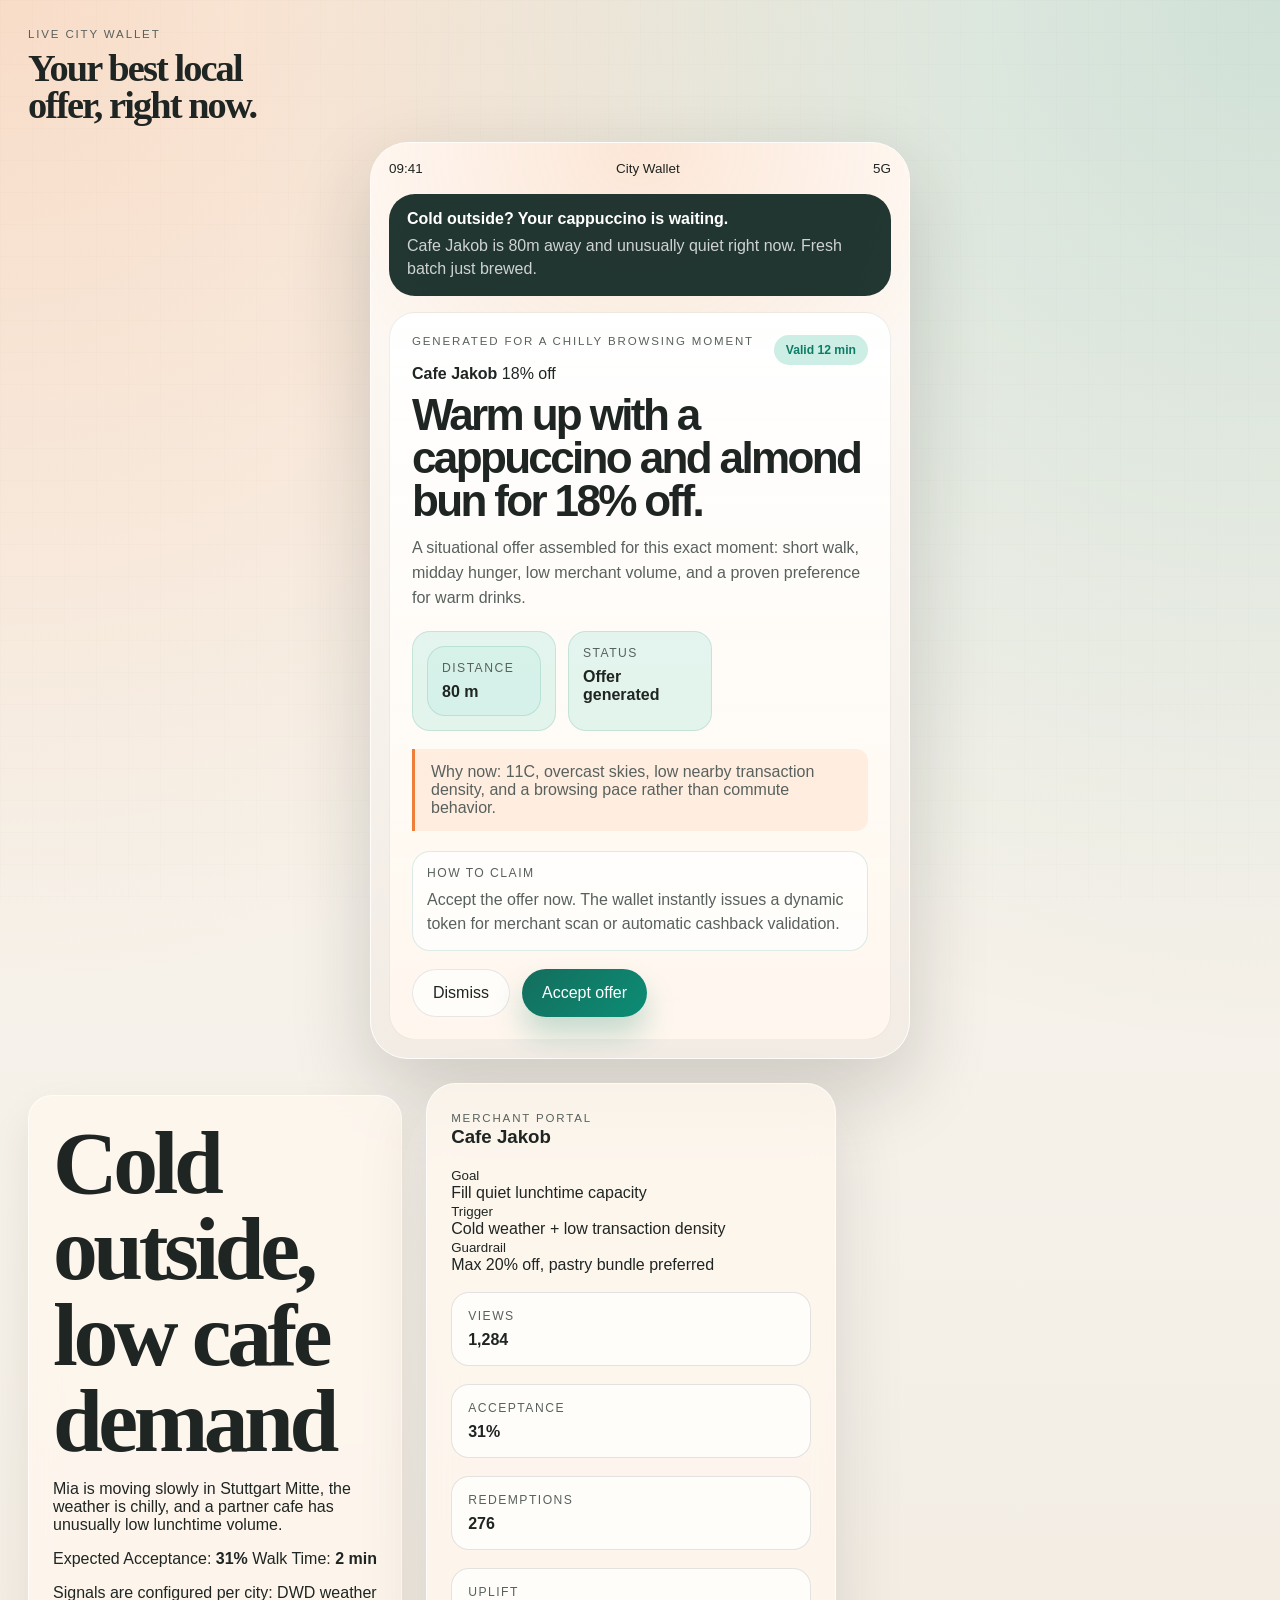
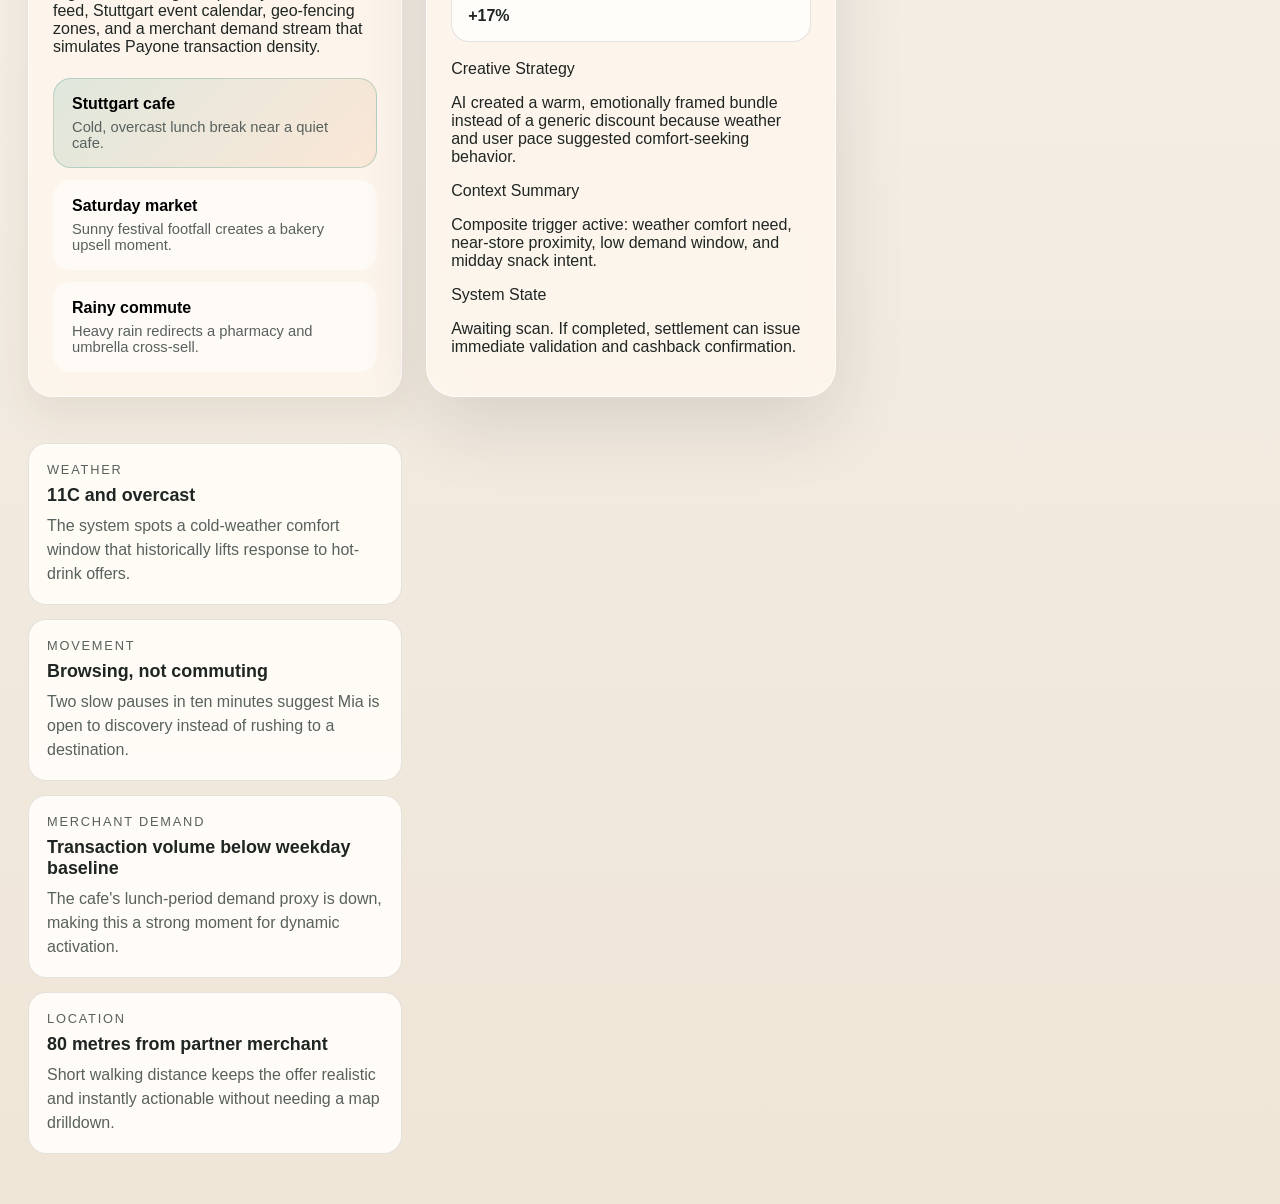
<file: index.html>
<!DOCTYPE html>
<html lang="en">
  <head>
    <meta charset="UTF-8" />
    <meta name="viewport" content="width=device-width, initial-scale=1.0" />
    <title>Generative City Wallet</title>
    <link rel="stylesheet" href="./styles.css?v=2" />
  </head>
  <body>
    <div class="page-shell">
      <main>
        <section class="product-hero">
          <section class="wallet-column featured-wallet" id="wallet">
            <div class="section-heading compact">
              <p class="eyebrow">Live city wallet</p>
              <h2>Your best local offer, right now.</h2>
            </div>
            <div class="phone-frame">
              <div class="phone-topbar">
                <span>09:41</span>
                <span>City Wallet</span>
                <span>5G</span>
              </div>

              <div class="wallet-notification" id="notificationCard"></div>

              <div class="offer-card" id="offerCard">
                <div class="offer-header">
                  <p class="offer-eyebrow" id="offerMood"></p>
                  <span class="offer-chip" id="offerExpiry"></span>
                </div>
                <div class="offer-brand-row">
                  <strong id="offerMerchant"></strong>
                  <span class="value-badge" id="offerValue"></span>
                </div>
                <h3 id="offerHeadline"></h3>
                <p class="offer-description" id="offerDescription"></p>
                <div class="claim-strip">
                  <div>
                    <div>
                      <span>Distance</span>
                      <strong id="offerDistanceDetail"></strong>
                    </div>
                  </div>
                  <div>
                    <span>Status</span>
                    <strong id="walletStatus">Offer generated</strong>
                  </div>
                </div>

                <div class="offer-reason" id="offerReason"></div>

                <div class="claim-banner">
                  <span class="claim-label">How to claim</span>
                  <p>
                    Accept the offer now. The wallet instantly issues a dynamic
                    token for merchant scan or automatic cashback validation.
                  </p>
                </div>

                <div class="offer-actions">
                  <button type="button" class="secondary" id="declineButton">Dismiss</button>
                  <button type="button" class="primary" id="acceptButton">Accept offer</button>
                </div>
              </div>

              <div class="checkout-flow hidden" id="checkoutFlow">
                <div class="flow-timeline">
                  <div class="flow-step active" id="stepIssue">
                    <span></span>
                    <strong>Issuing token</strong>
                  </div>
                  <div class="flow-step" id="stepScan">
                    <span></span>
                    <strong>Merchant scan</strong>
                  </div>
                  <div class="flow-step" id="stepSuccess">
                    <span></span>
                    <strong>Cashback posted</strong>
                  </div>
                </div>
              </div>

              <div class="token-card hidden" id="tokenCard">
                <div class="token-header">
                  <div>
                    <span class="token-label">Dynamic redemption token</span>
                    <h3 id="tokenMerchant"></h3>
                  </div>
                  <span class="token-status" id="tokenStatus">Ready to scan</span>
                </div>
                <div class="qr-shell" id="qrShell">
                  <div class="qr-grid" aria-hidden="true">
                    <span></span><span></span><span></span><span></span><span></span>
                    <span></span><span></span><span></span><span></span><span></span>
                    <span></span><span></span><span></span><span></span><span></span>
                    <span></span><span></span><span></span><span></span><span></span>
                    <span></span><span></span><span></span><span></span><span></span>
                  </div>
                </div>

                <div class="wallet-pass">
                  <div>
                    <span class="token-label">Wallet pass</span>
                    <strong id="passLabel">Payone instant redemption pass</strong>
                  </div>
                  <span class="pass-chip" id="passChip">Live</span>
                </div>

                <p id="tokenText"></p>

                <div class="scan-banner hidden" id="scanBanner">
                  <div class="scan-pulse"></div>
                  <div>
                    <span class="claim-label">Merchant terminal</span>
                    <p id="scanText">Scanning wallet pass and validating token.</p>
                  </div>
                </div>

                <div class="success-card hidden" id="successCard">
                  <div class="success-mark">Approved</div>
                  <h3 id="successHeadline">Cashback credited</h3>
                  <p id="successText">
                    Payment validated. Cashback is now back in Mia's wallet.
                  </p>
                  <div class="success-meta">
                    <div>
                      <span>Credit</span>
                      <strong id="successValue"></strong>
                    </div>
                    <div>
                      <span>Status</span>
                      <strong>Settled instantly</strong>
                    </div>
                  </div>
                </div>
              </div>

            </div> <!-- end phone-frame -->
          </section> <!-- end wallet-column -->

          <!-- Minimal placeholders required by app.js -->
          <section class="experience-grid">
            <div class="context-column">
              <div class="scenario-panel">
                <div class="context-hero-display">
                  <h1 id="heroContextTitle"></h1>
                  <p id="heroContextText"></p>
                  <div class="context-stats">
                    <span>Expected Acceptance: <strong id="heroAcceptance"></strong></span>
                    <span>Walk Time: <strong id="heroWalkTime"></strong></span>
                  </div>
                  <p class="config-summary" id="configText"></p>
                </div>
                <div class="scenario-tabs" id="scenarioTabs"></div>
              </div>
              <div class="context-stack" id="contextSignals"></div>
            </div>

            <aside class="merchant-column merchant-panel">
              <div class="panel-header">
                <span class="eyebrow">Merchant Portal</span>
                <h3 id="merchantName"></h3>
              </div>

              <div class="strategy-group">
                <div class="strategy-item"><small>Goal</small><div id="merchantGoal"></div></div>
                <div class="strategy-item"><small>Trigger</small><div id="merchantTrigger"></div></div>
                <div class="strategy-item"><small>Guardrail</small><div id="merchantGuardrail"></div></div>
              </div>

              <div class="perf-card">
                <span>Views</span>
                <strong id="perfViews"></strong>
              </div>
              <div class="perf-card">
                <span>Acceptance</span>
                <strong id="perfAcceptance"></strong>
              </div>
              <div class="perf-card">
                <span>Redemptions</span>
                <strong id="perfRedemption"></strong>
              </div>
              <div class="perf-card">
                <span>Uplift</span>
                <strong id="perfUplift"></strong>
              </div>

              <div class="merchant-meta">
                <label>Creative Strategy</label>
                <p id="generatedCampaign"></p>
                <label>Context Summary</label>
                <p id="merchantContextSummary"></p>
                <label>System State</label>
                <p id="merchantRedemptionState"></p>
              </div>
            </aside>
          </section>

        </section> <!-- end product-hero -->
      </main>
    </div> <!-- end page-shell -->
    
    <script src="./app.js" defer></script>
  </body>
</html>
</file>
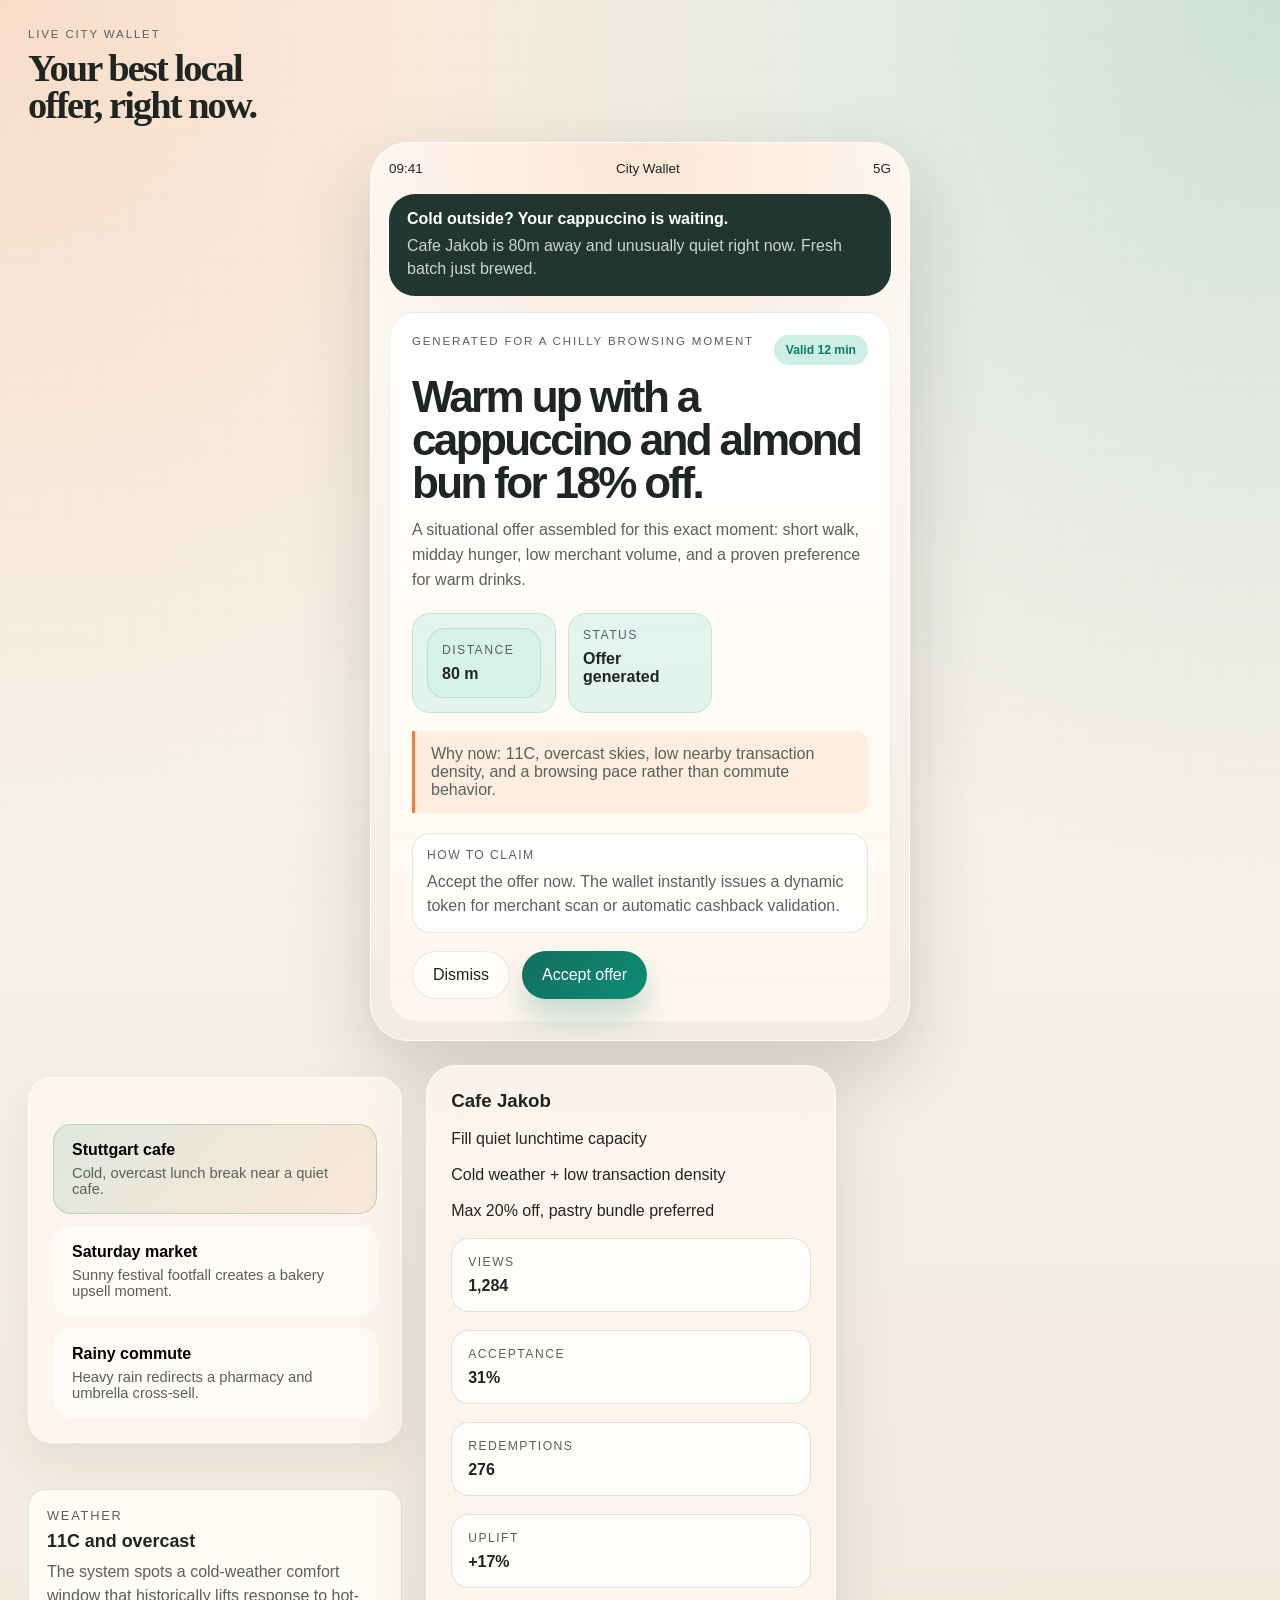
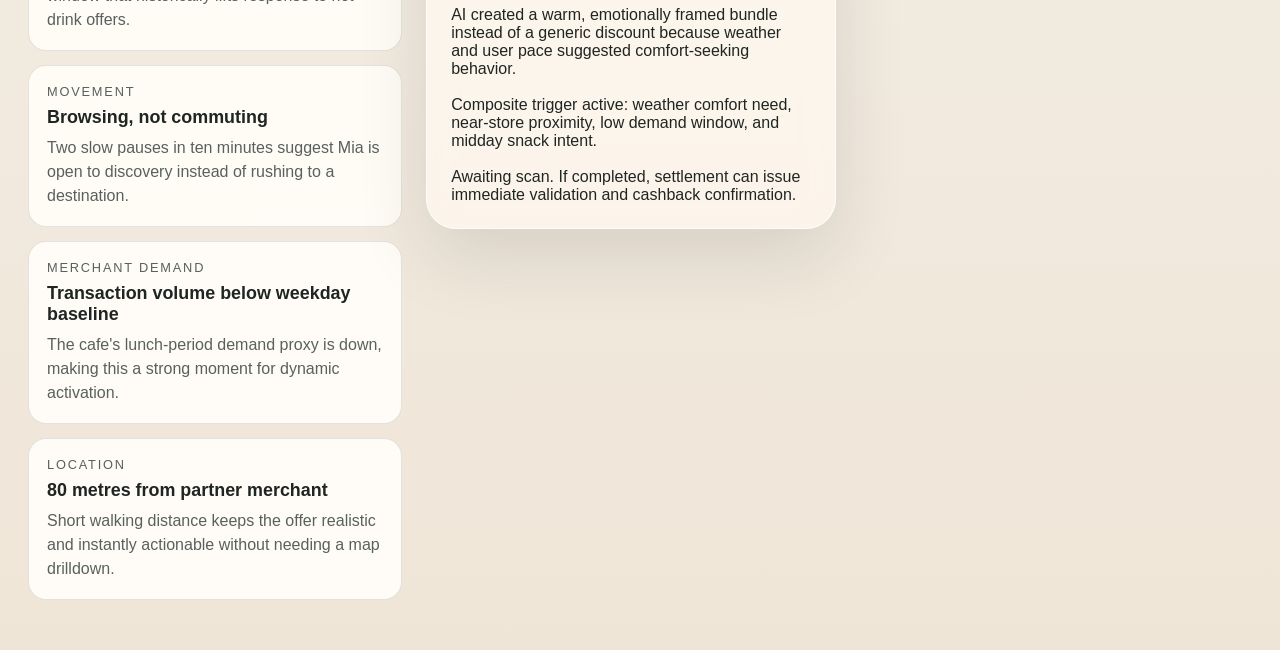
<file: city_wallet_demo/index.html>
<!DOCTYPE html>
<html lang="en">
  <head>
    <meta charset="UTF-8" />
    <meta name="viewport" content="width=device-width, initial-scale=1.0" />
    <title>Generative City Wallet</title>
    <link rel="stylesheet" href="./styles.css?v=2" />
  </head>
  <body>
    <div class="page-shell">
      <main>
        <section class="product-hero">
          <section class="wallet-column featured-wallet" id="wallet">
            <div class="section-heading compact">
              <p class="eyebrow">Live city wallet</p>
              <h2>Your best local offer, right now.</h2>
            </div>
            <div class="phone-frame">
              <div class="phone-topbar">
                <span>09:41</span>
                <span>City Wallet</span>
                <span>5G</span>
              </div>

              <div class="wallet-notification" id="notificationCard"></div>

              <div class="offer-card" id="offerCard">
                <div class="offer-header">
                  <p class="offer-eyebrow" id="offerMood"></p>
                  <span class="offer-chip" id="offerExpiry"></span>
                </div>
                <h3 id="offerHeadline"></h3>
                <p class="offer-description" id="offerDescription"></p>
                <div class="claim-strip">
                  <div>
                    <div>
                      <span>Distance</span>
                      <strong id="offerDistanceDetail"></strong>
                    </div>
                  </div>
                  <div>
                    <span>Status</span>
                    <strong id="walletStatus">Offer generated</strong>
                  </div>
                </div>

                <div class="offer-reason" id="offerReason"></div>

                <div class="claim-banner">
                  <span class="claim-label">How to claim</span>
                  <p>
                    Accept the offer now. The wallet instantly issues a dynamic
                    token for merchant scan or automatic cashback validation.
                  </p>
                </div>

                <div class="offer-actions">
                  <button type="button" class="secondary" id="declineButton" onclick="declineOfferFlow()">Dismiss</button>
                  <button type="button" class="primary" id="acceptButton" onclick="startRedemptionFlow()">Accept offer</button>
                </div>
              </div>

              <div class="checkout-flow hidden" id="checkoutFlow">
                <div class="flow-timeline">
                  <div class="flow-step active" id="stepIssue">
                    <span></span>
                    <strong>Issuing token</strong>
                  </div>
                  <div class="flow-step" id="stepScan">
                    <span></span>
                    <strong>Merchant scan</strong>
                  </div>
                  <div class="flow-step" id="stepSuccess">
                    <span></span>
                    <strong>Cashback posted</strong>
                  </div>
                </div>
              </div>

              <div class="token-card hidden" id="tokenCard">
                <div class="token-header">
                  <div>
                    <span class="token-label">Dynamic redemption token</span>
                    <h3 id="tokenMerchant"></h3>
                  </div>
                  <span class="token-status" id="tokenStatus">Ready to scan</span>
                </div>
                <div class="qr-shell" id="qrShell">
                  <div class="qr-grid" aria-hidden="true">
                    <span></span><span></span><span></span><span></span><span></span>
                    <span></span><span></span><span></span><span></span><span></span>
                    <span></span><span></span><span></span><span></span><span></span>
                    <span></span><span></span><span></span><span></span><span></span>
                    <span></span><span></span><span></span><span></span><span></span>
                  </div>
                </div>

                <div class="wallet-pass">
                  <div>
                    <span class="token-label">Wallet pass</span>
                    <strong id="passLabel">Payone instant redemption pass</strong>
                  </div>
                  <span class="pass-chip" id="passChip">Live</span>
                </div>

                <p id="tokenText"></p>

                <div class="scan-banner hidden" id="scanBanner">
                  <div class="scan-pulse"></div>
                  <div>
                    <span class="claim-label">Merchant terminal</span>
                    <p id="scanText">Scanning wallet pass and validating token.</p>
                  </div>
                </div>

                <div class="success-card hidden" id="successCard">
                  <div class="success-mark">Approved</div>
                  <h3 id="successHeadline">Cashback credited</h3>
                  <p id="successText">
                    Payment validated. Cashback is now back in Mia's wallet.
                  </p>
                  <div class="success-meta">
                    <div>
                      <span>Credit</span>
                      <strong id="successValue">EUR2.70</strong>
                    </div>
                    <div>
                      <span>Status</span>
                      <strong>Settled instantly</strong>
                    </div>
                  </div>
                </div>
              </div>

            </div> <!-- end phone-frame -->
          </section> <!-- end wallet-column -->

          <!-- Minimal placeholders required by app.js -->
          <section class="experience-grid">
            <div class="context-column">
              <div class="scenario-panel">
                <div class="scenario-tabs" id="scenarioTabs"></div>
              </div>
              <div class="context-stack" id="contextSignals"></div>
            </div>

            <aside class="merchant-column merchant-panel">
              <h3 id="merchantName"></h3>
              <div id="merchantGoal"></div>
              <div id="merchantTrigger"></div>
              <div id="merchantGuardrail"></div>

              <div class="perf-card">
                <span>Views</span>
                <strong id="perfViews"></strong>
              </div>
              <div class="perf-card">
                <span>Acceptance</span>
                <strong id="perfAcceptance"></strong>
              </div>
              <div class="perf-card">
                <span>Redemptions</span>
                <strong id="perfRedemption"></strong>
              </div>
              <div class="perf-card">
                <span>Uplift</span>
                <strong id="perfUplift"></strong>
              </div>

              <div id="generatedCampaign"></div>
              <div id="merchantContextSummary"></div>
              <div id="merchantRedemptionState"></div>
            </aside>
          </section>

        </section> <!-- end product-hero -->
      </main>
    </div> <!-- end page-shell -->

    <!-- Hidden placeholders for JS elements expected by app.js -->
    <div style="display:none" id="placeholders">
      <div id="heroContextTitle"></div>
      <div id="heroContextText"></div>
      <div id="heroAcceptance"></div>
      <div id="heroWalkTime"></div>
      <div id="configText"></div>
      <div id="offerMerchant"></div>
      <div id="offerDistance"></div>
      <div id="offerValue"></div>
      <button id="redeemButton" style="display:none"></button>
    </div>
    <script src="./app.js" defer></script>
  </body>
</html>
</file>
<file: styles.css>
:root {
  --bg: #f4efe7;
  --bg-deep: #e6ddd1;
  --surface: rgba(255, 248, 239, 0.78);
  --surface-strong: rgba(255, 252, 247, 0.96);
  --ink: #1f2522;
  --muted: #58615d;
  --line: rgba(31, 37, 34, 0.12);
  --accent: #0d7c66;
  --accent-soft: #cdeee5;
  --warm: #ee7f3b;
  --warm-soft: #ffe3cf;
  --shadow: 0 24px 70px rgba(61, 41, 17, 0.14);
  --radius-xl: 32px;
  --radius-lg: 24px;
  --radius-md: 18px;
  --radius-sm: 12px;
}

* {
  box-sizing: border-box;
}

html {
  scroll-behavior: smooth;
}

body {
  margin: 0;
  min-height: 100vh;
  font-family: "Avenir Next", "Segoe UI", sans-serif;
  color: var(--ink);
  background:
    radial-gradient(circle at top left, rgba(238, 127, 59, 0.22), transparent 32%),
    radial-gradient(circle at top right, rgba(13, 124, 102, 0.18), transparent 34%),
    linear-gradient(180deg, #fbf7f0 0%, var(--bg) 48%, #efe5d7 100%);
}

body::before {
  content: "";
  position: fixed;
  inset: 0;
  pointer-events: none;
  opacity: 0.35;
  background-image:
    linear-gradient(rgba(31, 37, 34, 0.03) 1px, transparent 1px),
    linear-gradient(90deg, rgba(31, 37, 34, 0.03) 1px, transparent 1px);
  background-size: 32px 32px;
}

button {
  font: inherit;
  cursor: pointer;
  border: 0;
}

.page-shell {
  position: relative;
  padding: 28px;
}

.product-hero,
.product-story,
.editorial-hero,
.story-strip,
.scenario-panel,
.experience-grid {
  max-width: 1400px;
  margin: 0 auto;
}

.product-hero {
  display: grid;
  gap: 24px;
  margin-bottom: 22px;
}

.product-story {
  display: grid;
  grid-template-columns: 0.9fr 1.1fr;
  gap: 28px;
  align-items: stretch;
}

.story-panel,
.editorial-hero {
  padding: 32px;
  background: linear-gradient(135deg, rgba(255, 252, 247, 0.92), rgba(243, 234, 224, 0.82));
  border: 1px solid rgba(255, 255, 255, 0.65);
  border-radius: 36px;
  box-shadow: var(--shadow);
  backdrop-filter: blur(22px);
}

.editorial-hero {
  margin-top: 28px;
}

.featured-wallet .phone-frame {
  max-width: 540px;
  margin-inline: auto;
}

.compact h2 {
  max-width: 10ch;
}

.live-card {
  display: grid;
  align-content: start;
}

.live-kicker {
  display: flex;
  justify-content: space-between;
  align-items: center;
  margin-bottom: 8px;
}

.live-dot {
  width: 10px;
  height: 10px;
  border-radius: 50%;
  background: var(--accent);
  box-shadow: 0 0 0 8px rgba(13, 124, 102, 0.12);
}

.eyebrow,
.merchant-kicker,
.offer-eyebrow,
.signal-label,
.feed-label,
.token-label {
  margin: 0 0 10px;
  text-transform: uppercase;
  letter-spacing: 0.16em;
  font-size: 0.72rem;
  color: var(--muted);
}

.product-hero h1,
.section-heading h2 {
  margin: 0;
  line-height: 0.96;
  letter-spacing: -0.05em;
  font-family: "Iowan Old Style", "Palatino Linotype", Georgia, serif;
}

.product-hero h1 {
  max-width: 10ch;
  font-size: clamp(3.1rem, 7vw, 5.8rem);
}

.section-heading h2 {
  font-size: clamp(2rem, 3vw, 3rem);
  max-width: 14ch;
}

.hero-text,
.section-heading p:last-child,
.signal-card p,
.story-strip p,
.architecture-note p,
.offer-description,
.offer-reason,
.merchant-feed p,
.wallet-footer span,
.wallet-footer strong,
.rule-card span,
.perf-card span,
.merchant-badge,
.mini-stat span {
  color: var(--muted);
}

.hero-text {
  max-width: 58ch;
  margin: 22px 0 28px;
  font-size: 1.05rem;
  line-height: 1.6;
}

.hero-actions,
.offer-actions {
  display: flex;
  flex-wrap: wrap;
  gap: 12px;
}

.primary,
.secondary {
  min-height: 48px;
  padding: 0 20px;
  border-radius: 999px;
  transition: transform 180ms ease, box-shadow 180ms ease, background 180ms ease;
}

.primary {
  color: white;
  background: linear-gradient(135deg, #146d5d, #0c8d75);
  box-shadow: 0 18px 30px rgba(13, 124, 102, 0.24);
}

.secondary {
  color: var(--ink);
  background: rgba(255, 255, 255, 0.7);
  border: 1px solid rgba(31, 37, 34, 0.1);
}

.primary:hover,
.secondary:hover {
  transform: translateY(-1px);
}

.hero-rail,
.context-stack,
.merchant-panel,
.phone-frame,
.scenario-panel {
  position: relative;
}

.signal-card,
.mini-stat,
.architecture-note,
.merchant-panel,
.story-strip article,
.phone-frame,
.scenario-panel {
  background: var(--surface);
  border: 1px solid rgba(255, 255, 255, 0.7);
  backdrop-filter: blur(14px);
}

.signal-card {
  padding: 24px;
  border-radius: var(--radius-lg);
  margin-bottom: 18px;
}

.signal-card strong {
  display: block;
  font-size: 1.55rem;
  margin-bottom: 10px;
}

.signal-grid {
  display: grid;
  grid-template-columns: repeat(2, minmax(0, 1fr));
  gap: 14px;
}

.mini-stat {
  padding: 18px;
  border-radius: var(--radius-md);
}

.mini-stat strong {
  display: block;
  margin-top: 8px;
  font-size: 1.08rem;
}

.story-strip {
  display: grid;
  grid-template-columns: repeat(3, minmax(0, 1fr));
  gap: 18px;
  padding: 22px 0;
}

.story-strip article,
.scenario-panel,
.architecture-note {
  border-radius: var(--radius-lg);
  padding: 24px;
  box-shadow: 0 18px 40px rgba(68, 46, 24, 0.08);
}

.story-strip span {
  display: inline-flex;
  width: 34px;
  height: 34px;
  border-radius: 50%;
  align-items: center;
  justify-content: center;
  background: var(--warm-soft);
  color: var(--warm);
  font-weight: 700;
}

.story-strip h2 {
  margin: 16px 0 8px;
  font-size: 1.25rem;
}

.scenario-panel {
  margin: 12px auto 28px;
}

.scenario-tabs {
  display: flex;
  flex-wrap: wrap;
  gap: 12px;
  margin-top: 22px;
}

.scenario-button {
  padding: 16px 18px;
  border-radius: var(--radius-md);
  background: rgba(255, 255, 255, 0.56);
  border: 1px solid transparent;
  min-width: 220px;
  text-align: left;
}

.scenario-button.active {
  background: linear-gradient(135deg, rgba(13, 124, 102, 0.12), rgba(238, 127, 59, 0.12));
  border-color: rgba(13, 124, 102, 0.22);
}

.scenario-button strong,
.scenario-button span {
  display: block;
}

.scenario-button strong {
  margin-bottom: 6px;
}

.scenario-button span {
  color: var(--muted);
  font-size: 0.92rem;
}

.experience-grid {
  display: grid;
  grid-template-columns: 0.84fr 0.92fr 0.88fr;
  gap: 24px;
  align-items: start;
}

.context-column,
.wallet-column,
.merchant-column {
  display: grid;
  gap: 18px;
}

.context-stack {
  display: grid;
  gap: 14px;
}

.context-card {
  padding: 18px;
  border-radius: var(--radius-md);
  background: var(--surface-strong);
  border: 1px solid var(--line);
  transform: translateY(12px);
  opacity: 0;
  animation: rise 420ms forwards;
}

.context-card:nth-child(2) {
  animation-delay: 90ms;
}

.context-card:nth-child(3) {
  animation-delay: 180ms;
}

.context-card:nth-child(4) {
  animation-delay: 270ms;
}

.context-card span {
  display: block;
  font-size: 0.8rem;
  text-transform: uppercase;
  letter-spacing: 0.14em;
  color: var(--muted);
  margin-bottom: 8px;
}

.context-card strong {
  display: block;
  font-size: 1.12rem;
  margin-bottom: 8px;
}

.context-card p {
  margin: 0;
  color: var(--muted);
  line-height: 1.5;
}

.phone-frame {
  overflow: hidden;
  padding: 18px;
  border-radius: 38px;
  box-shadow: 0 30px 80px rgba(26, 31, 28, 0.18);
}

.phone-frame::before {
  content: "";
  position: absolute;
  inset: 0;
  background:
    radial-gradient(circle at top, rgba(238, 127, 59, 0.16), transparent 34%),
    linear-gradient(180deg, #fffaf5 0%, #f2ece5 100%);
  z-index: -1;
}

.phone-topbar,
.wallet-footer {
  display: flex;
  justify-content: space-between;
  font-size: 0.84rem;
}

.wallet-notification,
.offer-card,
.token-card {
  border-radius: 26px;
}

.wallet-notification {
  margin: 18px 0 16px;
  padding: 16px 18px;
  background: rgba(16, 38, 34, 0.92);
  color: white;
}

.wallet-notification strong {
  display: block;
  margin-bottom: 6px;
  font-size: 1rem;
}

.wallet-notification p {
  margin: 0;
  color: rgba(255, 255, 255, 0.78);
  line-height: 1.45;
}

.offer-card {
  position: relative;
  padding: 22px;
  background: linear-gradient(180deg, rgba(255, 255, 255, 0.98), rgba(255, 247, 238, 0.94));
  border: 1px solid rgba(31, 37, 34, 0.08);
  transition: transform 300ms ease, box-shadow 300ms ease, opacity 300ms ease;
}

.offer-card.accepting {
  transform: scale(0.985) translateY(6px);
  opacity: 0.72;
  box-shadow: inset 0 0 0 1px rgba(13, 124, 102, 0.14);
}

.offer-header,
.token-header {
  display: flex;
  justify-content: space-between;
  gap: 12px;
  align-items: start;
}

.offer-chip,
.token-status,
.merchant-badge {
  padding: 8px 12px;
  border-radius: 999px;
  background: var(--accent-soft);
  color: var(--accent);
  font-size: 0.76rem;
  font-weight: 700;
}

.offer-card h3,
.token-card h3,
.merchant-panel h3 {
  margin: 0;
}

.offer-card h3 {
  font-size: clamp(2rem, 4vw, 2.75rem);
  line-height: 0.98;
  letter-spacing: -0.06em;
  margin-top: 10px;
}

.offer-description {
  margin: 14px 0 20px;
  line-height: 1.55;
}

.offer-meta {
  display: grid;
  grid-template-columns: repeat(3, minmax(0, 1fr));
  gap: 12px;
}

.claim-strip {
  display: grid;
  grid-template-columns: repeat(3, minmax(0, 1fr));
  gap: 12px;
  margin: 0 0 16px;
}

.claim-strip div,
.claim-banner {
  padding: 14px;
  border-radius: var(--radius-md);
  background: rgba(205, 238, 229, 0.55);
  border: 1px solid rgba(13, 124, 102, 0.14);
}

.claim-strip span,
.claim-label {
  display: block;
  font-size: 0.76rem;
  text-transform: uppercase;
  letter-spacing: 0.12em;
  color: var(--muted);
}

.claim-strip strong {
  display: block;
  margin-top: 8px;
}

.offer-meta div {
  padding: 14px;
  border-radius: var(--radius-md);
  background: rgba(230, 221, 209, 0.5);
}

.offer-meta span,
.wallet-footer span,
.rule-card span,
.perf-card span {
  display: block;
  font-size: 0.76rem;
  text-transform: uppercase;
  letter-spacing: 0.12em;
}

.offer-meta strong,
.wallet-footer strong,
.rule-card strong,
.perf-card strong {
  display: block;
  margin-top: 8px;
}

.offer-reason {
  margin: 18px 0 20px;
  padding: 14px 16px;
  border-left: 3px solid var(--warm);
  background: rgba(255, 227, 207, 0.55);
  border-radius: 0 var(--radius-sm) var(--radius-sm) 0;
}

.claim-banner {
  margin-bottom: 18px;
  background: rgba(255, 255, 255, 0.72);
}

.claim-banner p {
  margin: 8px 0 0;
  color: var(--muted);
  line-height: 1.5;
}

.token-card {
  margin-top: 16px;
  padding: 20px;
  background: linear-gradient(180deg, rgba(12, 141, 117, 0.12), rgba(255, 255, 255, 0.94));
  border: 1px solid rgba(13, 124, 102, 0.18);
  animation: rise 360ms ease forwards;
}

.hidden {
  display: none;
}

.checkout-flow {
  margin-top: 14px;
  padding: 14px 16px;
  border-radius: 22px;
  background: linear-gradient(180deg, rgba(13, 124, 102, 0.09), rgba(255, 255, 255, 0.74));
  border: 1px solid rgba(13, 124, 102, 0.12);
  animation: rise 320ms ease forwards;
}

.flow-timeline {
  display: grid;
  grid-template-columns: repeat(3, minmax(0, 1fr));
  gap: 10px;
}

.flow-step {
  padding: 10px 12px;
  border-radius: 16px;
  background: rgba(255, 255, 255, 0.62);
  border: 1px solid rgba(31, 37, 34, 0.08);
  color: var(--muted);
}

.flow-step span {
  display: block;
  width: 8px;
  height: 8px;
  border-radius: 50%;
  margin-bottom: 10px;
  background: rgba(31, 37, 34, 0.18);
}

.flow-step strong {
  font-size: 0.85rem;
}

.flow-step.active,
.flow-step.done {
  color: var(--ink);
}

.flow-step.active {
  background: rgba(205, 238, 229, 0.92);
}

.flow-step.active span {
  background: var(--accent);
  box-shadow: 0 0 0 8px rgba(13, 124, 102, 0.1);
}

.flow-step.done {
  background: rgba(255, 227, 207, 0.72);
}

.flow-step.done span {
  background: var(--warm);
}

.qr-shell {
  display: grid;
  place-items: center;
  padding: 22px;
  margin: 18px 0;
  border-radius: 24px;
  background: white;
  transition: transform 260ms ease, background 260ms ease, box-shadow 260ms ease;
}

.qr-shell.scanning {
  background: linear-gradient(180deg, #f8fffd 0%, #e7faf4 100%);
  box-shadow: inset 0 0 0 2px rgba(13, 124, 102, 0.12);
  transform: scale(0.98);
}

.qr-shell.approved {
  background: linear-gradient(180deg, #fef9f2 0%, #fff2e6 100%);
  box-shadow: inset 0 0 0 2px rgba(238, 127, 59, 0.15);
}

.qr-grid {
  display: grid;
  grid-template-columns: repeat(5, 16px);
  gap: 6px;
}

.qr-grid span {
  width: 16px;
  height: 16px;
  border-radius: 3px;
  background: var(--ink);
}

.qr-grid span:nth-child(2n) {
  background: transparent;
}

.wallet-pass,
.success-meta {
  display: grid;
  grid-template-columns: 1fr auto;
  gap: 12px;
  align-items: center;
}

.wallet-pass {
  padding: 14px;
  border-radius: 18px;
  background: rgba(255, 255, 255, 0.72);
  border: 1px solid rgba(31, 37, 34, 0.08);
}

.wallet-pass strong {
  display: block;
  margin-top: 8px;
}

.pass-chip {
  padding: 8px 10px;
  border-radius: 999px;
  background: rgba(13, 124, 102, 0.14);
  color: var(--accent);
  font-weight: 700;
  font-size: 0.78rem;
}

.scan-banner,
.success-card {
  margin-top: 16px;
  padding: 16px;
  border-radius: 20px;
  border: 1px solid rgba(31, 37, 34, 0.08);
  background: rgba(255, 255, 255, 0.76);
  animation: rise 280ms ease forwards;
}

.scan-banner {
  display: grid;
  grid-template-columns: auto 1fr;
  gap: 14px;
  align-items: center;
}

.scan-banner p {
  margin: 6px 0 0;
  color: var(--muted);
  line-height: 1.5;
}

.scan-pulse {
  width: 18px;
  height: 18px;
  border-radius: 50%;
  background: var(--accent);
  box-shadow: 0 0 0 0 rgba(13, 124, 102, 0.3);
  animation: pulse 1.4s infinite;
}

.success-card {
  background: linear-gradient(180deg, rgba(255, 245, 235, 0.96), rgba(255, 255, 255, 0.92));
  border-color: rgba(238, 127, 59, 0.18);
}

.success-mark {
  display: inline-flex;
  padding: 8px 12px;
  border-radius: 999px;
  background: rgba(238, 127, 59, 0.12);
  color: var(--warm);
  font-weight: 700;
  font-size: 0.8rem;
  text-transform: uppercase;
  letter-spacing: 0.12em;
}

.success-card h3 {
  margin-top: 14px;
  font-size: 2rem;
  letter-spacing: -0.05em;
}

.success-card p {
  margin: 8px 0 16px;
  color: var(--muted);
  line-height: 1.55;
}

.success-meta {
  grid-template-columns: repeat(2, minmax(0, 1fr));
}

.success-meta div {
  padding: 14px;
  border-radius: 16px;
  background: rgba(255, 255, 255, 0.72);
}

.merchant-panel.updating {
  box-shadow: 0 28px 72px rgba(13, 124, 102, 0.16);
}

.perf-card.updating {
  background: rgba(205, 238, 229, 0.65);
  transform: translateY(-2px);
  transition: background 220ms ease, transform 220ms ease;
}

.wide {
  width: 100%;
}

.wallet-footer {
  margin-top: 18px;
  gap: 16px;
}

.merchant-panel {
  padding: 24px;
  border-radius: 30px;
  box-shadow: 0 28px 72px rgba(31, 37, 34, 0.12);
}

.merchant-header {
  display: flex;
  justify-content: space-between;
  gap: 16px;
  align-items: start;
  margin-bottom: 18px;
}

.rule-grid,
.performance-grid {
  display: grid;
  grid-template-columns: repeat(2, minmax(0, 1fr));
  gap: 14px;
}

.rule-card,
.perf-card {
  padding: 16px;
  border-radius: var(--radius-md);
  background: rgba(255, 255, 255, 0.7);
  border: 1px solid var(--line);
}

.merchant-feed {
  display: grid;
  gap: 14px;
  margin-top: 18px;
}

.merchant-feed div {
  padding: 16px;
  border-radius: var(--radius-md);
  background: rgba(255, 255, 255, 0.7);
  border: 1px solid var(--line);
}

.merchant-feed p {
  margin: 6px 0 0;
  line-height: 1.55;
}

@keyframes rise {
  to {
    transform: translateY(0);
    opacity: 1;
  }
}

@keyframes pulse {
  0% {
    box-shadow: 0 0 0 0 rgba(13, 124, 102, 0.26);
  }
  70% {
    box-shadow: 0 0 0 14px rgba(13, 124, 102, 0);
  }
  100% {
    box-shadow: 0 0 0 0 rgba(13, 124, 102, 0);
  }
}

@media (max-width: 1180px) {
  .product-story,
  .experience-grid {
    grid-template-columns: 1fr;
  }

  .product-hero h1 {
    max-width: 12ch;
  }

  .section-heading h2 {
    max-width: none;
  }
}

@media (max-width: 860px) {
  .page-shell {
    padding: 16px;
  }

  .story-panel,
  .editorial-hero {
    padding: 24px;
    border-radius: 28px;
  }

  .story-strip {
    grid-template-columns: 1fr;
  }

  .claim-strip,
  .signal-grid,
  .offer-meta,
  .flow-timeline,
  .rule-grid,
  .performance-grid {
    grid-template-columns: 1fr;
  }

  .scenario-button {
    min-width: 100%;
  }
}
</file>
<file: city_wallet_demo/styles.css>
:root {
  --bg: #f4efe7;
  --bg-deep: #e6ddd1;
  --surface: rgba(255, 248, 239, 0.78);
  --surface-strong: rgba(255, 252, 247, 0.96);
  --ink: #1f2522;
  --muted: #58615d;
  --line: rgba(31, 37, 34, 0.12);
  --accent: #0d7c66;
  --accent-soft: #cdeee5;
  --warm: #ee7f3b;
  --warm-soft: #ffe3cf;
  --shadow: 0 24px 70px rgba(61, 41, 17, 0.14);
  --radius-xl: 32px;
  --radius-lg: 24px;
  --radius-md: 18px;
  --radius-sm: 12px;
}

* {
  box-sizing: border-box;
}

html {
  scroll-behavior: smooth;
}

body {
  margin: 0;
  min-height: 100vh;
  font-family: "Avenir Next", "Segoe UI", sans-serif;
  color: var(--ink);
  background:
    radial-gradient(circle at top left, rgba(238, 127, 59, 0.22), transparent 32%),
    radial-gradient(circle at top right, rgba(13, 124, 102, 0.18), transparent 34%),
    linear-gradient(180deg, #fbf7f0 0%, var(--bg) 48%, #efe5d7 100%);
}

body::before {
  content: "";
  position: fixed;
  inset: 0;
  pointer-events: none;
  opacity: 0.35;
  background-image:
    linear-gradient(rgba(31, 37, 34, 0.03) 1px, transparent 1px),
    linear-gradient(90deg, rgba(31, 37, 34, 0.03) 1px, transparent 1px);
  background-size: 32px 32px;
}

button {
  font: inherit;
  cursor: pointer;
  border: 0;
}

.page-shell {
  position: relative;
  padding: 28px;
}

.product-hero,
.product-story,
.editorial-hero,
.story-strip,
.scenario-panel,
.experience-grid {
  max-width: 1400px;
  margin: 0 auto;
}

.product-hero {
  display: grid;
  gap: 24px;
  margin-bottom: 22px;
}

.product-story {
  display: grid;
  grid-template-columns: 0.9fr 1.1fr;
  gap: 28px;
  align-items: stretch;
}

.story-panel,
.editorial-hero {
  padding: 32px;
  background: linear-gradient(135deg, rgba(255, 252, 247, 0.92), rgba(243, 234, 224, 0.82));
  border: 1px solid rgba(255, 255, 255, 0.65);
  border-radius: 36px;
  box-shadow: var(--shadow);
  backdrop-filter: blur(22px);
}

.editorial-hero {
  margin-top: 28px;
}

.featured-wallet .phone-frame {
  max-width: 540px;
  margin-inline: auto;
}

.compact h2 {
  max-width: 10ch;
}

.live-card {
  display: grid;
  align-content: start;
}

.live-kicker {
  display: flex;
  justify-content: space-between;
  align-items: center;
  margin-bottom: 8px;
}

.live-dot {
  width: 10px;
  height: 10px;
  border-radius: 50%;
  background: var(--accent);
  box-shadow: 0 0 0 8px rgba(13, 124, 102, 0.12);
}

.eyebrow,
.merchant-kicker,
.offer-eyebrow,
.signal-label,
.feed-label,
.token-label {
  margin: 0 0 10px;
  text-transform: uppercase;
  letter-spacing: 0.16em;
  font-size: 0.72rem;
  color: var(--muted);
}

.product-hero h1,
.section-heading h2 {
  margin: 0;
  line-height: 0.96;
  letter-spacing: -0.05em;
  font-family: "Iowan Old Style", "Palatino Linotype", Georgia, serif;
}

.product-hero h1 {
  max-width: 10ch;
  font-size: clamp(3.1rem, 7vw, 5.8rem);
}

.section-heading h2 {
  font-size: clamp(2rem, 3vw, 3rem);
  max-width: 14ch;
}

.hero-text,
.section-heading p:last-child,
.signal-card p,
.story-strip p,
.architecture-note p,
.offer-description,
.offer-reason,
.merchant-feed p,
.wallet-footer span,
.wallet-footer strong,
.rule-card span,
.perf-card span,
.merchant-badge,
.mini-stat span {
  color: var(--muted);
}

.hero-text {
  max-width: 58ch;
  margin: 22px 0 28px;
  font-size: 1.05rem;
  line-height: 1.6;
}

.hero-actions,
.offer-actions {
  display: flex;
  flex-wrap: wrap;
  gap: 12px;
}

.primary,
.secondary {
  min-height: 48px;
  padding: 0 20px;
  border-radius: 999px;
  transition: transform 180ms ease, box-shadow 180ms ease, background 180ms ease;
}

.primary {
  color: white;
  background: linear-gradient(135deg, #146d5d, #0c8d75);
  box-shadow: 0 18px 30px rgba(13, 124, 102, 0.24);
}

.secondary {
  color: var(--ink);
  background: rgba(255, 255, 255, 0.7);
  border: 1px solid rgba(31, 37, 34, 0.1);
}

.primary:hover,
.secondary:hover {
  transform: translateY(-1px);
}

.hero-rail,
.context-stack,
.merchant-panel,
.phone-frame,
.scenario-panel {
  position: relative;
}

.signal-card,
.mini-stat,
.architecture-note,
.merchant-panel,
.story-strip article,
.phone-frame,
.scenario-panel {
  background: var(--surface);
  border: 1px solid rgba(255, 255, 255, 0.7);
  backdrop-filter: blur(14px);
}

.signal-card {
  padding: 24px;
  border-radius: var(--radius-lg);
  margin-bottom: 18px;
}

.signal-card strong {
  display: block;
  font-size: 1.55rem;
  margin-bottom: 10px;
}

.signal-grid {
  display: grid;
  grid-template-columns: repeat(2, minmax(0, 1fr));
  gap: 14px;
}

.mini-stat {
  padding: 18px;
  border-radius: var(--radius-md);
}

.mini-stat strong {
  display: block;
  margin-top: 8px;
  font-size: 1.08rem;
}

.story-strip {
  display: grid;
  grid-template-columns: repeat(3, minmax(0, 1fr));
  gap: 18px;
  padding: 22px 0;
}

.story-strip article,
.scenario-panel,
.architecture-note {
  border-radius: var(--radius-lg);
  padding: 24px;
  box-shadow: 0 18px 40px rgba(68, 46, 24, 0.08);
}

.story-strip span {
  display: inline-flex;
  width: 34px;
  height: 34px;
  border-radius: 50%;
  align-items: center;
  justify-content: center;
  background: var(--warm-soft);
  color: var(--warm);
  font-weight: 700;
}

.story-strip h2 {
  margin: 16px 0 8px;
  font-size: 1.25rem;
}

.scenario-panel {
  margin: 12px auto 28px;
}

.scenario-tabs {
  display: flex;
  flex-wrap: wrap;
  gap: 12px;
  margin-top: 22px;
}

.scenario-button {
  padding: 16px 18px;
  border-radius: var(--radius-md);
  background: rgba(255, 255, 255, 0.56);
  border: 1px solid transparent;
  min-width: 220px;
  text-align: left;
}

.scenario-button.active {
  background: linear-gradient(135deg, rgba(13, 124, 102, 0.12), rgba(238, 127, 59, 0.12));
  border-color: rgba(13, 124, 102, 0.22);
}

.scenario-button strong,
.scenario-button span {
  display: block;
}

.scenario-button strong {
  margin-bottom: 6px;
}

.scenario-button span {
  color: var(--muted);
  font-size: 0.92rem;
}

.experience-grid {
  display: grid;
  grid-template-columns: 0.84fr 0.92fr 0.88fr;
  gap: 24px;
  align-items: start;
}

.context-column,
.wallet-column,
.merchant-column {
  display: grid;
  gap: 18px;
}

.context-stack {
  display: grid;
  gap: 14px;
}

.context-card {
  padding: 18px;
  border-radius: var(--radius-md);
  background: var(--surface-strong);
  border: 1px solid var(--line);
  transform: translateY(12px);
  opacity: 0;
  animation: rise 420ms forwards;
}

.context-card:nth-child(2) {
  animation-delay: 90ms;
}

.context-card:nth-child(3) {
  animation-delay: 180ms;
}

.context-card:nth-child(4) {
  animation-delay: 270ms;
}

.context-card span {
  display: block;
  font-size: 0.8rem;
  text-transform: uppercase;
  letter-spacing: 0.14em;
  color: var(--muted);
  margin-bottom: 8px;
}

.context-card strong {
  display: block;
  font-size: 1.12rem;
  margin-bottom: 8px;
}

.context-card p {
  margin: 0;
  color: var(--muted);
  line-height: 1.5;
}

.phone-frame {
  overflow: hidden;
  padding: 18px;
  border-radius: 38px;
  box-shadow: 0 30px 80px rgba(26, 31, 28, 0.18);
}

.phone-frame::before {
  content: "";
  position: absolute;
  inset: 0;
  background:
    radial-gradient(circle at top, rgba(238, 127, 59, 0.16), transparent 34%),
    linear-gradient(180deg, #fffaf5 0%, #f2ece5 100%);
  z-index: -1;
}

.phone-topbar,
.wallet-footer {
  display: flex;
  justify-content: space-between;
  font-size: 0.84rem;
}

.wallet-notification,
.offer-card,
.token-card {
  border-radius: 26px;
}

.wallet-notification {
  margin: 18px 0 16px;
  padding: 16px 18px;
  background: rgba(16, 38, 34, 0.92);
  color: white;
}

.wallet-notification strong {
  display: block;
  margin-bottom: 6px;
  font-size: 1rem;
}

.wallet-notification p {
  margin: 0;
  color: rgba(255, 255, 255, 0.78);
  line-height: 1.45;
}

.offer-card {
  position: relative;
  padding: 22px;
  background: linear-gradient(180deg, rgba(255, 255, 255, 0.98), rgba(255, 247, 238, 0.94));
  border: 1px solid rgba(31, 37, 34, 0.08);
  transition: transform 300ms ease, box-shadow 300ms ease, opacity 300ms ease;
}

.offer-card.accepting {
  transform: scale(0.985) translateY(6px);
  opacity: 0.72;
  box-shadow: inset 0 0 0 1px rgba(13, 124, 102, 0.14);
}

.offer-header,
.token-header {
  display: flex;
  justify-content: space-between;
  gap: 12px;
  align-items: start;
}

.offer-chip,
.token-status,
.merchant-badge {
  padding: 8px 12px;
  border-radius: 999px;
  background: var(--accent-soft);
  color: var(--accent);
  font-size: 0.76rem;
  font-weight: 700;
}

.offer-card h3,
.token-card h3,
.merchant-panel h3 {
  margin: 0;
}

.offer-card h3 {
  font-size: clamp(2rem, 4vw, 2.75rem);
  line-height: 0.98;
  letter-spacing: -0.06em;
  margin-top: 10px;
}

.offer-description {
  margin: 14px 0 20px;
  line-height: 1.55;
}

.offer-meta {
  display: grid;
  grid-template-columns: repeat(3, minmax(0, 1fr));
  gap: 12px;
}

.claim-strip {
  display: grid;
  grid-template-columns: repeat(3, minmax(0, 1fr));
  gap: 12px;
  margin: 0 0 16px;
}

.claim-strip div,
.claim-banner {
  padding: 14px;
  border-radius: var(--radius-md);
  background: rgba(205, 238, 229, 0.55);
  border: 1px solid rgba(13, 124, 102, 0.14);
}

.claim-strip span,
.claim-label {
  display: block;
  font-size: 0.76rem;
  text-transform: uppercase;
  letter-spacing: 0.12em;
  color: var(--muted);
}

.claim-strip strong {
  display: block;
  margin-top: 8px;
}

.offer-meta div {
  padding: 14px;
  border-radius: var(--radius-md);
  background: rgba(230, 221, 209, 0.5);
}

.offer-meta span,
.wallet-footer span,
.rule-card span,
.perf-card span {
  display: block;
  font-size: 0.76rem;
  text-transform: uppercase;
  letter-spacing: 0.12em;
}

.offer-meta strong,
.wallet-footer strong,
.rule-card strong,
.perf-card strong {
  display: block;
  margin-top: 8px;
}

.offer-reason {
  margin: 18px 0 20px;
  padding: 14px 16px;
  border-left: 3px solid var(--warm);
  background: rgba(255, 227, 207, 0.55);
  border-radius: 0 var(--radius-sm) var(--radius-sm) 0;
}

.claim-banner {
  margin-bottom: 18px;
  background: rgba(255, 255, 255, 0.72);
}

.claim-banner p {
  margin: 8px 0 0;
  color: var(--muted);
  line-height: 1.5;
}

.token-card {
  margin-top: 16px;
  padding: 20px;
  background: linear-gradient(180deg, rgba(12, 141, 117, 0.12), rgba(255, 255, 255, 0.94));
  border: 1px solid rgba(13, 124, 102, 0.18);
  animation: rise 360ms ease forwards;
}

.hidden {
  display: none;
}

.checkout-flow {
  margin-top: 14px;
  padding: 14px 16px;
  border-radius: 22px;
  background: linear-gradient(180deg, rgba(13, 124, 102, 0.09), rgba(255, 255, 255, 0.74));
  border: 1px solid rgba(13, 124, 102, 0.12);
  animation: rise 320ms ease forwards;
}

.flow-timeline {
  display: grid;
  grid-template-columns: repeat(3, minmax(0, 1fr));
  gap: 10px;
}

.flow-step {
  padding: 10px 12px;
  border-radius: 16px;
  background: rgba(255, 255, 255, 0.62);
  border: 1px solid rgba(31, 37, 34, 0.08);
  color: var(--muted);
}

.flow-step span {
  display: block;
  width: 8px;
  height: 8px;
  border-radius: 50%;
  margin-bottom: 10px;
  background: rgba(31, 37, 34, 0.18);
}

.flow-step strong {
  font-size: 0.85rem;
}

.flow-step.active,
.flow-step.done {
  color: var(--ink);
}

.flow-step.active {
  background: rgba(205, 238, 229, 0.92);
}

.flow-step.active span {
  background: var(--accent);
  box-shadow: 0 0 0 8px rgba(13, 124, 102, 0.1);
}

.flow-step.done {
  background: rgba(255, 227, 207, 0.72);
}

.flow-step.done span {
  background: var(--warm);
}

.qr-shell {
  display: grid;
  place-items: center;
  padding: 22px;
  margin: 18px 0;
  border-radius: 24px;
  background: white;
  transition: transform 260ms ease, background 260ms ease, box-shadow 260ms ease;
}

.qr-shell.scanning {
  background: linear-gradient(180deg, #f8fffd 0%, #e7faf4 100%);
  box-shadow: inset 0 0 0 2px rgba(13, 124, 102, 0.12);
  transform: scale(0.98);
}

.qr-shell.approved {
  background: linear-gradient(180deg, #fef9f2 0%, #fff2e6 100%);
  box-shadow: inset 0 0 0 2px rgba(238, 127, 59, 0.15);
}

.qr-grid {
  display: grid;
  grid-template-columns: repeat(5, 16px);
  gap: 6px;
}

.qr-grid span {
  width: 16px;
  height: 16px;
  border-radius: 3px;
  background: var(--ink);
}

.qr-grid span:nth-child(2n) {
  background: transparent;
}

.wallet-pass,
.success-meta {
  display: grid;
  grid-template-columns: 1fr auto;
  gap: 12px;
  align-items: center;
}

.wallet-pass {
  padding: 14px;
  border-radius: 18px;
  background: rgba(255, 255, 255, 0.72);
  border: 1px solid rgba(31, 37, 34, 0.08);
}

.wallet-pass strong {
  display: block;
  margin-top: 8px;
}

.pass-chip {
  padding: 8px 10px;
  border-radius: 999px;
  background: rgba(13, 124, 102, 0.14);
  color: var(--accent);
  font-weight: 700;
  font-size: 0.78rem;
}

.scan-banner,
.success-card {
  margin-top: 16px;
  padding: 16px;
  border-radius: 20px;
  border: 1px solid rgba(31, 37, 34, 0.08);
  background: rgba(255, 255, 255, 0.76);
  animation: rise 280ms ease forwards;
}

.scan-banner {
  display: grid;
  grid-template-columns: auto 1fr;
  gap: 14px;
  align-items: center;
}

.scan-banner p {
  margin: 6px 0 0;
  color: var(--muted);
  line-height: 1.5;
}

.scan-pulse {
  width: 18px;
  height: 18px;
  border-radius: 50%;
  background: var(--accent);
  box-shadow: 0 0 0 0 rgba(13, 124, 102, 0.3);
  animation: pulse 1.4s infinite;
}

.success-card {
  background: linear-gradient(180deg, rgba(255, 245, 235, 0.96), rgba(255, 255, 255, 0.92));
  border-color: rgba(238, 127, 59, 0.18);
}

.success-mark {
  display: inline-flex;
  padding: 8px 12px;
  border-radius: 999px;
  background: rgba(238, 127, 59, 0.12);
  color: var(--warm);
  font-weight: 700;
  font-size: 0.8rem;
  text-transform: uppercase;
  letter-spacing: 0.12em;
}

.success-card h3 {
  margin-top: 14px;
  font-size: 2rem;
  letter-spacing: -0.05em;
}

.success-card p {
  margin: 8px 0 16px;
  color: var(--muted);
  line-height: 1.55;
}

.success-meta {
  grid-template-columns: repeat(2, minmax(0, 1fr));
}

.success-meta div {
  padding: 14px;
  border-radius: 16px;
  background: rgba(255, 255, 255, 0.72);
}

.merchant-panel.updating {
  box-shadow: 0 28px 72px rgba(13, 124, 102, 0.16);
}

.perf-card.updating {
  background: rgba(205, 238, 229, 0.65);
  transform: translateY(-2px);
  transition: background 220ms ease, transform 220ms ease;
}

.wide {
  width: 100%;
}

.wallet-footer {
  margin-top: 18px;
  gap: 16px;
}

.merchant-panel {
  padding: 24px;
  border-radius: 30px;
  box-shadow: 0 28px 72px rgba(31, 37, 34, 0.12);
}

.merchant-header {
  display: flex;
  justify-content: space-between;
  gap: 16px;
  align-items: start;
  margin-bottom: 18px;
}

.rule-grid,
.performance-grid {
  display: grid;
  grid-template-columns: repeat(2, minmax(0, 1fr));
  gap: 14px;
}

.rule-card,
.perf-card {
  padding: 16px;
  border-radius: var(--radius-md);
  background: rgba(255, 255, 255, 0.7);
  border: 1px solid var(--line);
}

.merchant-feed {
  display: grid;
  gap: 14px;
  margin-top: 18px;
}

.merchant-feed div {
  padding: 16px;
  border-radius: var(--radius-md);
  background: rgba(255, 255, 255, 0.7);
  border: 1px solid var(--line);
}

.merchant-feed p {
  margin: 6px 0 0;
  line-height: 1.55;
}

@keyframes rise {
  to {
    transform: translateY(0);
    opacity: 1;
  }
}

@keyframes pulse {
  0% {
    box-shadow: 0 0 0 0 rgba(13, 124, 102, 0.26);
  }
  70% {
    box-shadow: 0 0 0 14px rgba(13, 124, 102, 0);
  }
  100% {
    box-shadow: 0 0 0 0 rgba(13, 124, 102, 0);
  }
}

@media (max-width: 1180px) {
  .product-story,
  .experience-grid {
    grid-template-columns: 1fr;
  }

  .product-hero h1 {
    max-width: 12ch;
  }

  .section-heading h2 {
    max-width: none;
  }
}

@media (max-width: 860px) {
  .page-shell {
    padding: 16px;
  }

  .story-panel,
  .editorial-hero {
    padding: 24px;
    border-radius: 28px;
  }

  .story-strip {
    grid-template-columns: 1fr;
  }

  .claim-strip,
  .signal-grid,
  .offer-meta,
  .flow-timeline,
  .rule-grid,
  .performance-grid {
    grid-template-columns: 1fr;
  }

  .scenario-button {
    min-width: 100%;
  }
}
</file>
